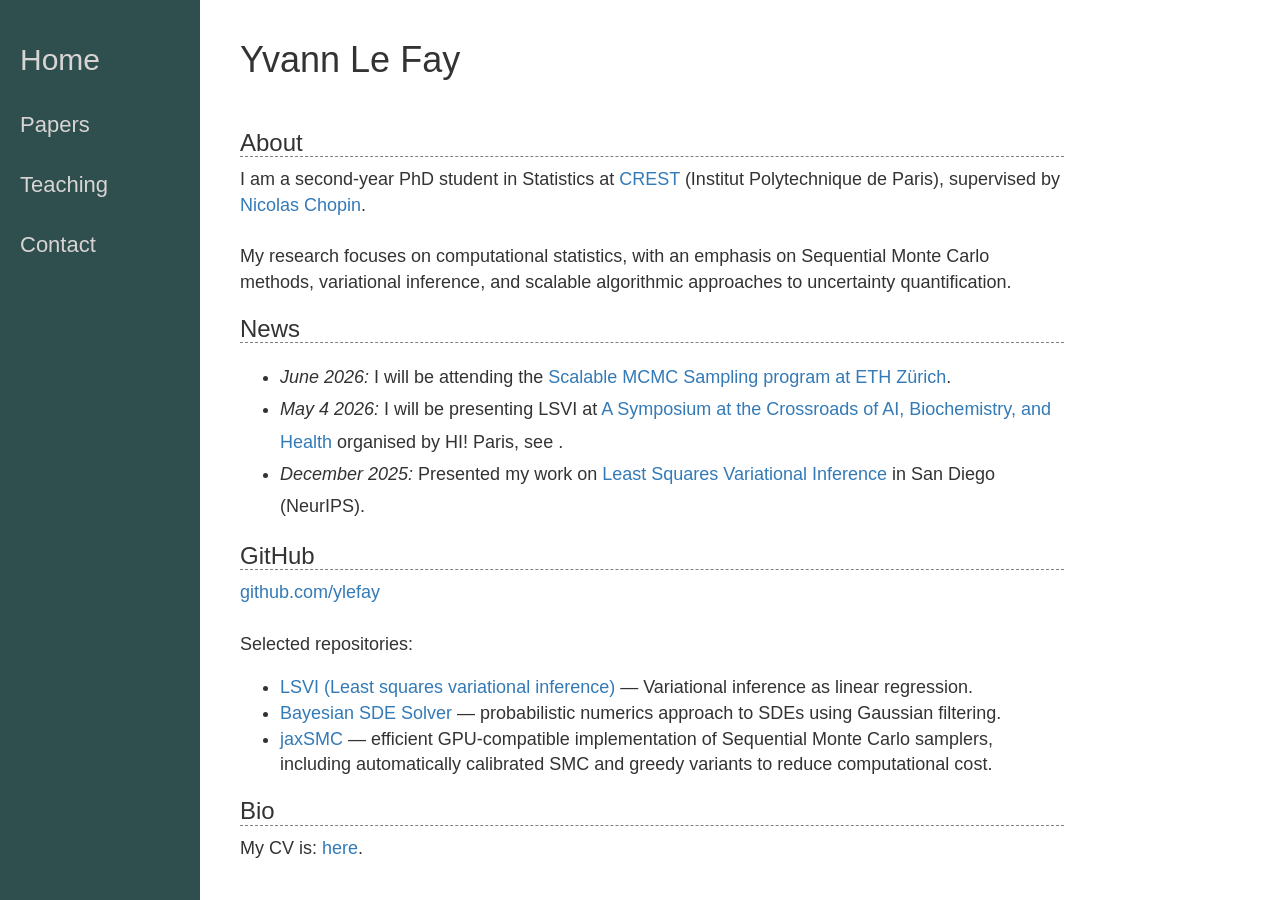
<file: index.html>
<!DOCTYPE html>
<html lang="en">

<head>
    <meta charset="utf-8">
    <meta http-equiv="X-UA-Compatible" content="IE=edge">
    <meta name="viewport" content="user-scalable=yes">
    <meta name="description" content="">
    <meta name="author" content="">

    <title>Yvann Le Fay</title>

    <!-- Bootstrap Core CSS -->
    <link href="css/bootstrap.css" rel="stylesheet">

    <!-- Custom CSS -->
    <link href="css/simple-sidebar.css" rel="stylesheet">
</head>

<body>

<div id="wrapper" class="toggled">

    <!-- Sidebar -->
    <div id="sidebar-wrapper">
        <ul class="sidebar-nav">
            <li class="sidebar-brand">
                <a href="#">Home</a>
            </li>
            <li>
                <a href="Publications.html">Papers</a>
            </li>
            <li>
                <a href="Teaching.html">Teaching</a>
            </li>
            <li>
                <a href="Contact.html">Contact</a>
            </li>
        </ul>
    </div>

    <!-- Page Content -->
    <div id="page-content-wrapper">
        <div class="container-fluid">
            <div class="row">
                <div class="col-lg-12">

                    <h1 style="margin-bottom: 50px;">Yvann Le Fay</h1>

                    <h3 style="border-bottom: 1px dashed grey;">About</h3>
                    <p style="font-size: 18px;">
                        I am a second-year PhD student in Statistics at
                        <a href="https://crest.science/">CREST</a> (Institut Polytechnique de Paris),
                        supervised by <a href="https://nchopin.github.io/">Nicolas Chopin</a>. <br><br>

                        My research focuses on computational statistics, with an emphasis on
                        Sequential Monte Carlo methods, variational inference, and scalable
                        algorithmic approaches to uncertainty quantification.
                    </p>

                    <h3 style="border-bottom: 1px dashed grey;">News</h3>
                    <ul style="font-size: 18px; line-height: 1.8;">
                        <li>
                            <i>June 2026:</i>
                            I will be attending the <a
                                href="https://math.ethz.ch/fim/activities/conferences/scalable-mcmc-sampling.html">Scalable
                            MCMC Sampling program at ETH Zürich</a>.
                        </li>
                        <li>
                            <i>May 4 2026:</i>
                            I will be presenting LSVI at <a
                                href="https://hi-paris.fr/research/symposium/program-speakers">A Symposium at the
                            Crossroads of AI, Biochemistry, and Health</a> organised by HI! Paris, see .
                        </li>
                        <li>
                            <i>December 2025:</i> Presented my work on
                            <a href="https://neurips.cc/virtual/2025/loc/san-diego/poster/118924">
                                Least Squares Variational Inference</a> in San Diego (NeurIPS).
                        </li>
                    </ul>


                    <h3 style="border-bottom: 1px dashed grey;">GitHub</h3>
                    <p style="font-size: 18px;">
                        <a href="https://github.com/ylefay">github.com/ylefay</a>
                        <br><br>

                        Selected repositories:
                    <ul style="font-size: 18px;">
                        <li>
                            <a href="https://github.com/ylefay/LSVI">
                                LSVI (Least squares variational inference)</a> — Variational inference as linear
                            regression.
                        </li>
                        <li>
                            <a href="https://github.com/ylefay/bayesianSDEsolver">
                                Bayesian SDE Solver</a> — probabilistic numerics approach to SDEs using Gaussian
                            filtering.
                        </li>
                        <li>
                            <a href="https://github.com/ylefay/jaxSMC">
                                jaxSMC</a> — efficient GPU-compatible implementation of Sequential Monte Carlo samplers,
                            including automatically calibrated SMC and greedy variants to reduce computational cost.
                        </li>
                    </ul>
                    </p>

                    <h3 style="border-bottom: 1px dashed grey;">Bio</h3>
                    <p style="font-size: 18px;">
                        My CV is:
                        <a href="resources/CVMarch26.pdf">here</a>.
                    </p>

                </div>
            </div>
        </div>
    </div>

</div>

<!-- jQuery -->
<script src="js/jquery.js"></script>

<!-- Bootstrap Core JavaScript -->
<script src="js/bootstrap.min.js"></script>

<script>
    $("#menu-toggle").click(function (e) {
        e.preventDefault();
        $("#wrapper").toggleClass("toggled");
    });
</script>

</body>
</html>
</file>
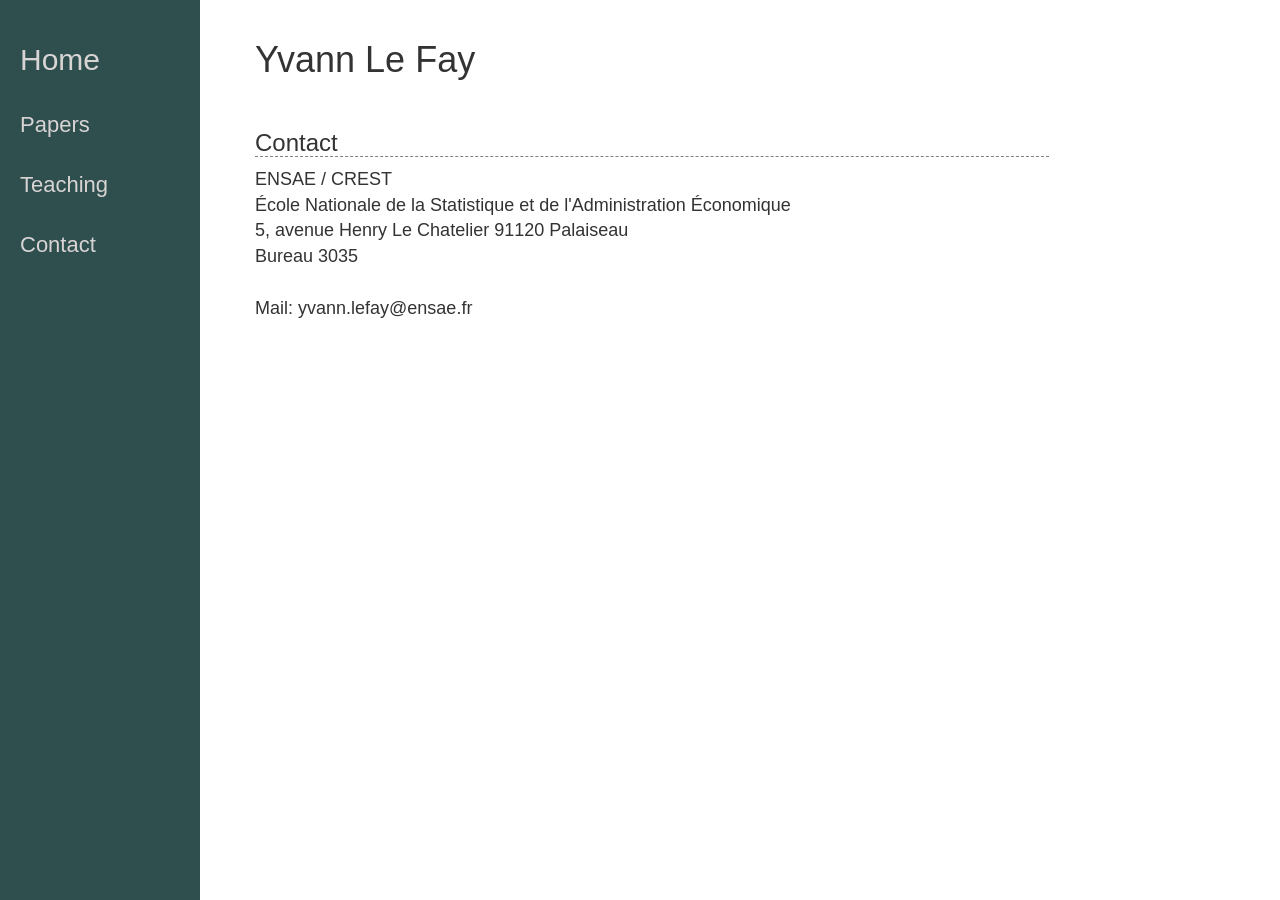
<file: Contact.html>
<!DOCTYPE html>
<html lang="en">

<head>

    <meta charset="utf-8">
    <meta http-equiv="X-UA-Compatible" content="IE=edge">
    <!--<meta name="viewport" content="width=device-width, shrink-to-fit=no, initial-scale=1">-->
    <meta name="viewport" content="user-scalable = yes">
    <meta name="description" content="">
    <meta name="author" content="">

    <title>Yvann Le Fay</title>

    <!-- Bootstrap Core CSS -->
    <link href="css/bootstrap.min.css" rel="stylesheet">

    <!-- Custom CSS -->
    <link href="css/simple-sidebar.css" rel="stylesheet">

    <!-- HTML5 Shim and Respond.js IE8 support of HTML5 elements and media queries -->
    <!-- WARNING: Respond.js doesn't work if you view the page via file:// -->
    <!--[if lt IE 9]>
        <script src="https://oss.maxcdn.com/libs/html5shiv/3.7.0/html5shiv.js"></script>
        <script src="https://oss.maxcdn.com/libs/respond.js/1.4.2/respond.min.js"></script>
    <![endif]-->

</head>

<body>

    <div id="wrapper", class="toggled">

        <!-- Sidebar -->
        <div id="sidebar-wrapper">
            <ul class="sidebar-nav">
                <li class="sidebar-brand">
                    <a href="#">
                        <a href="index.html">Home</a>
                    </a>
                </li>
                <li>
                    <a href="#"> <a href="Publications.html">Papers</a> </a>
                </li>
                <li>
                    <a href="#"><a href="Teaching.html">Teaching</a></a>
                </li>
                <li>
                    <a href="#"><a href="Contact.html">Contact</a></a>
                </li>
            </ul>
        </div>
        <!-- /#sidebar-wrapper -->

        <!-- Page Content -->
        <div id="page-content-wrapper">
            <div class="container-fluid">
                <div class="row">
                    <div class="col-lg-12">
                        <h1 style="margin-bottom: 50px;">Yvann Le Fay</h1>
                        <h3 style="border-bottom: 1px dashed grey;">Contact</h3>
                        <p style="font-size: 18px;"> 
                             ENSAE / CREST<br>
          École Nationale de la Statistique et de l'Administration Économique<br>
          5, avenue Henry Le Chatelier 91120 Palaiseau<br>
          Bureau 3035<br>
          <br>
                            Mail: yvann.lefay@ensae.fr <br>
                        </p>
                    </div>
                </div>
            </div>
        </div>
        <!-- /#page-content-wrapper -->

    </div>
    <!-- /#wrapper -->

    <!-- jQuery -->
    <script src="js/jquery.js"></script>

    <!-- Bootstrap Core JavaScript -->
    <script src="js/bootstrap.min.js"></script>

    <!-- Menu Toggle Script -->
    <script>
    $("#menu-toggle").click(function(e) {
        e.preventDefault();
        $("#wrapper").toggleClass("toggled");
    });
    </script>

</body>

</html>
</file>
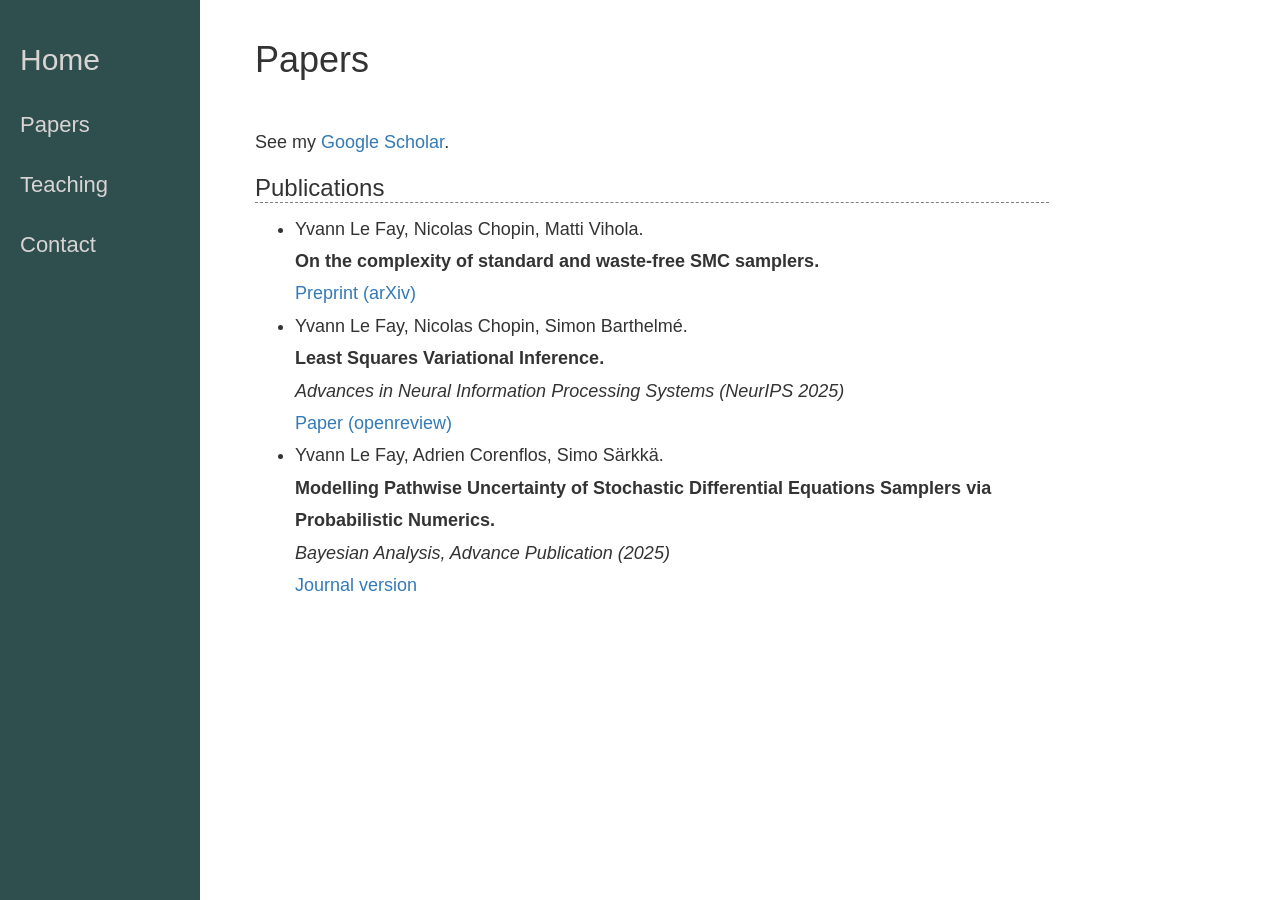
<file: Publications.html>
<!DOCTYPE html>
<html lang="en">

<head>
    <meta charset="utf-8">
    <meta http-equiv="X-UA-Compatible" content="IE=edge">
    <meta name="viewport" content="user-scalable=yes">

    <meta name="description" content="">
    <meta name="author" content="">

    <title>Yvann Le Fay – Papers</title>

    <!-- Bootstrap Core CSS -->
    <link href="css/bootstrap.min.css" rel="stylesheet">

    <!-- Custom CSS -->
    <link href="css/simple-sidebar.css" rel="stylesheet">
</head>

<body>

<div id="wrapper" class="toggled">

    <!-- Sidebar -->
    <div id="sidebar-wrapper">
        <ul class="sidebar-nav">
            <li class="sidebar-brand">
                <a href="index.html">Home</a>
            </li>
            <li>
                <a href="Publications.html">Papers</a>
            </li>
            <li>
                <a href="Teaching.html">Teaching</a>
            </li>
            <li>
                <a href="Contact.html">Contact</a>
            </li>
        </ul>
    </div>

    <!-- Page Content -->
    <div id="page-content-wrapper">
        <div class="container-fluid">
            <div class="row">
                <div class="col-lg-12">

                    <h1 style="margin-bottom: 50px;">Papers</h1>

                    <p style="font-size: 18px;">
                        See my
                        <a href="https://scholar.google.com/citations?user=YWU-jPUAAAAJ&hl=fr">Google Scholar</a>.
                    </p>

                    <h3 style="border-bottom: 1px dashed grey;">Publications</h3>

                    <ul style="font-size: 18px; line-height: 1.8;">

                        <li>
                            Yvann Le Fay, Nicolas Chopin, Matti Vihola.<br>
                            <b>On the complexity of standard and waste-free SMC samplers.</b><br>
                            <a href="https://arxiv.org/abs/2604.03352">Preprint (arXiv)</a>
                        </li>


                        <li>
                            Yvann Le Fay, Nicolas Chopin, Simon Barthelmé.<br>
                            <b>Least Squares Variational Inference.</b><br>
                            <i>Advances in Neural Information Processing Systems (NeurIPS 2025)</i><br>
                            <a href="https://openreview.net/pdf?id=Gvh6sU0uUt">Paper (openreview)</a>
                        </li>


                        <li>
                            Yvann Le Fay, Adrien Corenflos, Simo Särkkä.<br>
                            <b>Modelling Pathwise Uncertainty of Stochastic Differential Equations Samplers via Probabilistic Numerics.</b><br>
                            <i>Bayesian Analysis, Advance Publication (2025)</i><br>
                            <a href="https://projecteuclid.org/journals/bayesian-analysis/advance-publication/Modelling-Pathwise-Uncertainty-of-Stochastic-Differential-Equations-Samplers-via-Probabilistic/10.1214/25-BA1522.full">
                                Journal version
                            </a>
                        </li>

                    </ul>

                </div>
            </div>
        </div>
    </div>

</div>

<!-- jQuery -->
<script src="js/jquery.js"></script>

<!-- Bootstrap Core JavaScript -->
<script src="js/bootstrap.min.js"></script>

<script>
$("#menu-toggle").click(function(e) {
    e.preventDefault();
    $("#wrapper").toggleClass("toggled");
});
</script>

</body>

</html>
</file>
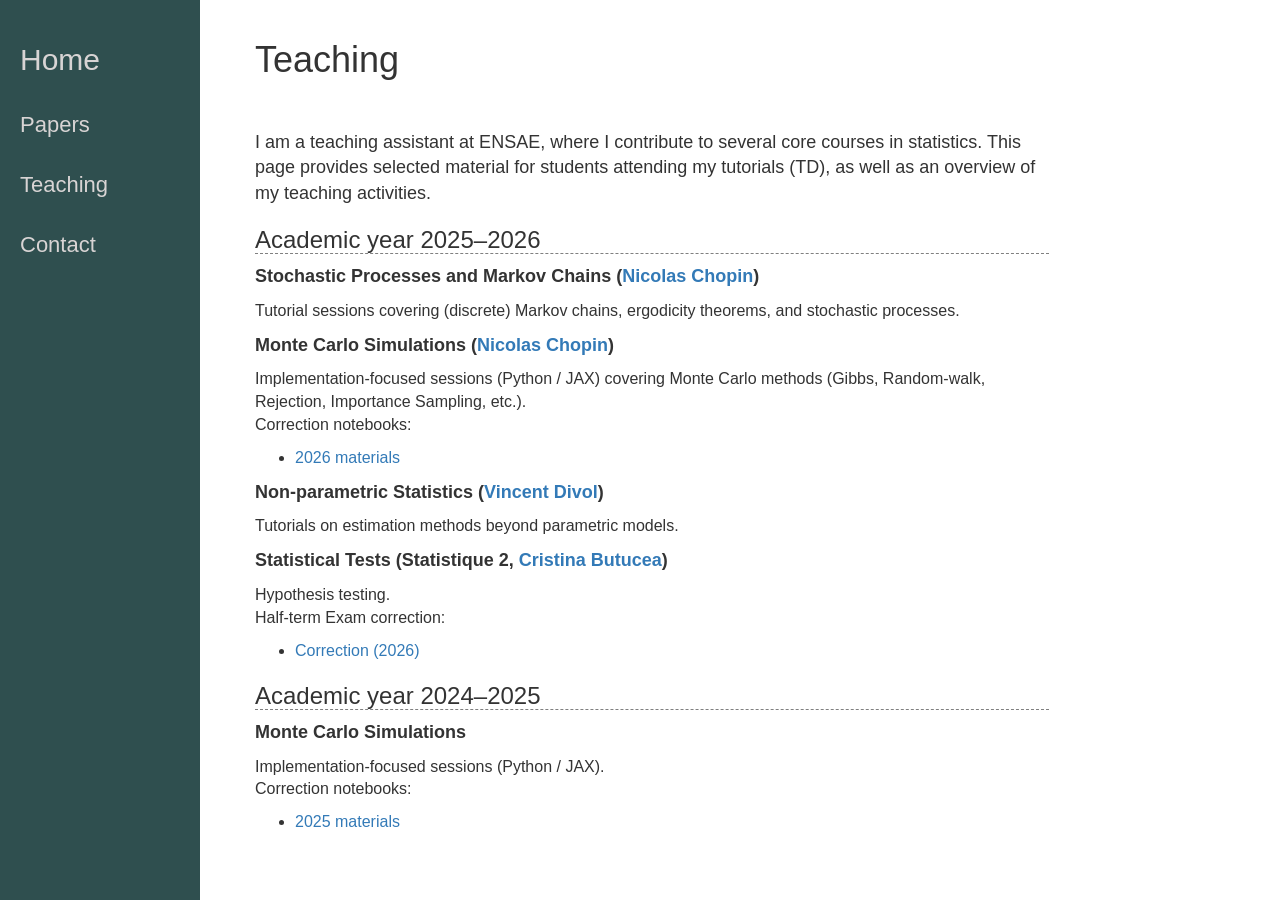
<file: Teaching.html>
<!DOCTYPE html>
<html lang="en">

<head>
    <meta charset="utf-8">
    <meta http-equiv="X-UA-Compatible" content="IE=edge">
    <meta name="viewport" content="user-scalable=yes">

    <meta name="description" content="">
    <meta name="author" content="">

    <title>Yvann Le Fay – Teaching</title>

    <!-- Bootstrap Core CSS -->
    <link href="css/bootstrap.min.css" rel="stylesheet">

    <!-- Custom CSS -->
    <link href="css/simple-sidebar.css" rel="stylesheet">
</head>

<body>

<div id="wrapper" class="toggled">

    <!-- Sidebar -->
    <div id="sidebar-wrapper">
        <ul class="sidebar-nav">
            <li class="sidebar-brand">
                <a href="index.html">Home</a>
            </li>
            <li>
                <a href="Publications.html">Papers</a>
            </li>
            <li>
                <a href="Teaching.html">Teaching</a>
            </li>
            <li>
                <a href="Contact.html">Contact</a>
            </li>
        </ul>
    </div>

    <!-- Page Content -->
    <div id="page-content-wrapper">
        <div class="container-fluid">
            <div class="row">
                <div class="col-lg-12">

                    <h1 style="margin-bottom: 50px;">Teaching</h1>

                    <p style="font-size: 18px;">
                        I am a teaching assistant at ENSAE, where I contribute to several core courses in statistics.
                        This page provides selected material for students attending my tutorials (TD), as well as an overview
                        of my teaching activities.
                    </p>

                    <!-- ================= CURRENT YEAR ================= -->

                    <h3 style="border-bottom: 1px dashed grey;">Academic year 2025–2026</h3>

                    <p style="font-size: 18px;"><b>Stochastic Processes and Markov Chains (<a href="https://nchopin.github.io/teaching.html">Nicolas Chopin</a>)</b></p>
                    <p style="font-size: 16px;">
                        Tutorial sessions covering (discrete) Markov chains, ergodicity theorems, and stochastic processes.
                    </p>

                    <p style="font-size: 18px;"><b>Monte Carlo Simulations (<a href="https://nchopin.github.io/teaching.html">Nicolas Chopin</a>)</b></p>
                    <p style="font-size: 16px;">
                        Implementation-focused sessions (Python / JAX) covering Monte Carlo methods (Gibbs, Random-walk, Rejection, Importance Sampling, etc.).
                        <br>
                        Correction notebooks:
                        <ul style="font-size: 16px;">
                            <li><a href="resources/teaching/simu_mc/2026/">2026 materials</a></li>
                        </ul>
                    </p>

                    <p style="font-size: 18px;"><b>Non-parametric Statistics (<a href="https://vincentdivol.ouvaton.org/">Vincent Divol</a>)</b></p>
                    <p style="font-size: 16px;">
                        Tutorials on estimation methods beyond parametric models.
                    </p>

                    <p style="font-size: 18px;"><b>Statistical Tests (Statistique 2, <a href="https://cbutucea.perso.math.cnrs.fr/">Cristina Butucea</a>)</b></p>
                    <p style="font-size: 16px;">
                        Hypothesis testing.
                        <br>
                        Half-term Exam correction:
                        <ul style="font-size: 16px;">
                            <li><a href="resources/teaching/stats2/26/correction_mip.pdf">Correction (2026)</a></li>
                        </ul>
                    </p>

                    <!-- ================= PREVIOUS YEAR ================= -->

                    <h3 style="border-bottom: 1px dashed grey;">Academic year 2024–2025</h3>

                    <p style="font-size: 18px;"><b>Monte Carlo Simulations</b></p>
                    <p style="font-size: 16px;">
                        Implementation-focused sessions (Python / JAX).
                        <br>
                        Correction notebooks:
                        <ul style="font-size: 16px;">
                            <li><a href="resources/teaching/simu_mc/2025/">2025 materials</a></li>
                        </ul>
                    </p>

                </div>
            </div>
        </div>
    </div>

</div>

<!-- jQuery -->
<script src="js/jquery.js"></script>

<!-- Bootstrap Core JavaScript -->
<script src="js/bootstrap.min.js"></script>

<script>
$("#menu-toggle").click(function(e) {
    e.preventDefault();
    $("#wrapper").toggleClass("toggled");
});
</script>

</body>

</html>
</file>
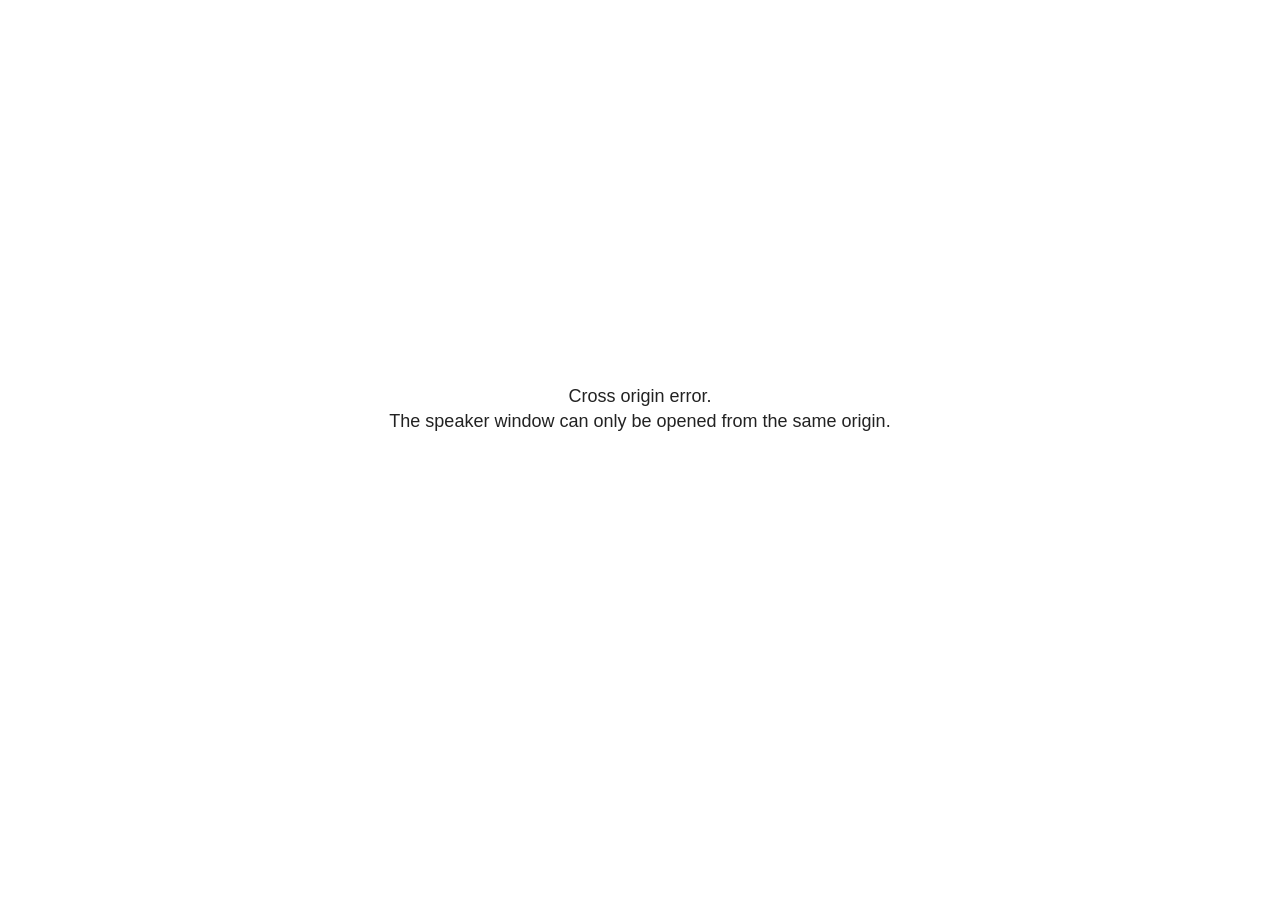
<file: resources/pres/presentation_csi_files/libs/revealjs/plugin/notes/speaker-view.html>
<!--
	NOTE: You need to build the notes plugin after making changes to this file.
-->
<html lang="en">
	<head>
		<meta charset="utf-8">

		<title>reveal.js - Speaker View</title>

		<style>
			body {
				font-family: Helvetica;
				font-size: 18px;
			}

			#current-slide,
			#upcoming-slide,
			#speaker-controls {
				padding: 6px;
				box-sizing: border-box;
				-moz-box-sizing: border-box;
			}

			#current-slide iframe,
			#upcoming-slide iframe {
				width: 100%;
				height: 100%;
				border: 1px solid #ddd;
			}

			#current-slide .label,
			#upcoming-slide .label {
				position: absolute;
				top: 10px;
				left: 10px;
				z-index: 2;
			}

			#connection-status {
				position: absolute;
				top: 0;
				left: 0;
				width: 100%;
				height: 100%;
				z-index: 20;
				padding: 30% 20% 20% 20%;
				font-size: 18px;
				color: #222;
				background: #fff;
				text-align: center;
				box-sizing: border-box;
				line-height: 1.4;
			}

			.overlay-element {
				height: 34px;
				line-height: 34px;
				padding: 0 10px;
				text-shadow: none;
				background: rgba( 220, 220, 220, 0.8 );
				color: #222;
				font-size: 14px;
			}

			.overlay-element.interactive:hover {
				background: rgba( 220, 220, 220, 1 );
			}

			#current-slide {
				position: absolute;
				width: 60%;
				height: 100%;
				top: 0;
				left: 0;
				padding-right: 0;
			}

			#upcoming-slide {
				position: absolute;
				width: 40%;
				height: 40%;
				right: 0;
				top: 0;
			}

			/* Speaker controls */
			#speaker-controls {
				position: absolute;
				top: 40%;
				right: 0;
				width: 40%;
				height: 60%;
				overflow: auto;
				font-size: 18px;
			}

				.speaker-controls-time.hidden,
				.speaker-controls-notes.hidden {
					display: none;
				}

				.speaker-controls-time .label,
				.speaker-controls-pace .label,
				.speaker-controls-notes .label {
					text-transform: uppercase;
					font-weight: normal;
					font-size: 0.66em;
					color: #666;
					margin: 0;
				}

				.speaker-controls-time, .speaker-controls-pace {
					border-bottom: 1px solid rgba( 200, 200, 200, 0.5 );
					margin-bottom: 10px;
					padding: 10px 16px;
					padding-bottom: 20px;
					cursor: pointer;
				}

				.speaker-controls-time .reset-button {
					opacity: 0;
					float: right;
					color: #666;
					text-decoration: none;
				}
				.speaker-controls-time:hover .reset-button {
					opacity: 1;
				}

				.speaker-controls-time .timer,
				.speaker-controls-time .clock {
					width: 50%;
				}

				.speaker-controls-time .timer,
				.speaker-controls-time .clock,
				.speaker-controls-time .pacing .hours-value,
				.speaker-controls-time .pacing .minutes-value,
				.speaker-controls-time .pacing .seconds-value {
					font-size: 1.9em;
				}

				.speaker-controls-time .timer {
					float: left;
				}

				.speaker-controls-time .clock {
					float: right;
					text-align: right;
				}

				.speaker-controls-time span.mute {
					opacity: 0.3;
				}

				.speaker-controls-time .pacing-title {
					margin-top: 5px;
				}

				.speaker-controls-time .pacing.ahead {
					color: blue;
				}

				.speaker-controls-time .pacing.on-track {
					color: green;
				}

				.speaker-controls-time .pacing.behind {
					color: red;
				}

				.speaker-controls-notes {
					padding: 10px 16px;
				}

				.speaker-controls-notes .value {
					margin-top: 5px;
					line-height: 1.4;
					font-size: 1.2em;
				}

			/* Layout selector */
			#speaker-layout {
				position: absolute;
				top: 10px;
				right: 10px;
				color: #222;
				z-index: 10;
			}
				#speaker-layout select {
					position: absolute;
					width: 100%;
					height: 100%;
					top: 0;
					left: 0;
					border: 0;
					box-shadow: 0;
					cursor: pointer;
					opacity: 0;

					font-size: 1em;
					background-color: transparent;

					-moz-appearance: none;
					-webkit-appearance: none;
					-webkit-tap-highlight-color: rgba(0, 0, 0, 0);
				}

				#speaker-layout select:focus {
					outline: none;
					box-shadow: none;
				}

			.clear {
				clear: both;
			}

			/* Speaker layout: Wide */
			body[data-speaker-layout="wide"] #current-slide,
			body[data-speaker-layout="wide"] #upcoming-slide {
				width: 50%;
				height: 45%;
				padding: 6px;
			}

			body[data-speaker-layout="wide"] #current-slide {
				top: 0;
				left: 0;
			}

			body[data-speaker-layout="wide"] #upcoming-slide {
				top: 0;
				left: 50%;
			}

			body[data-speaker-layout="wide"] #speaker-controls {
				top: 45%;
				left: 0;
				width: 100%;
				height: 50%;
				font-size: 1.25em;
			}

			/* Speaker layout: Tall */
			body[data-speaker-layout="tall"] #current-slide,
			body[data-speaker-layout="tall"] #upcoming-slide {
				width: 45%;
				height: 50%;
				padding: 6px;
			}

			body[data-speaker-layout="tall"] #current-slide {
				top: 0;
				left: 0;
			}

			body[data-speaker-layout="tall"] #upcoming-slide {
				top: 50%;
				left: 0;
			}

			body[data-speaker-layout="tall"] #speaker-controls {
				padding-top: 40px;
				top: 0;
				left: 45%;
				width: 55%;
				height: 100%;
				font-size: 1.25em;
			}

			/* Speaker layout: Notes only */
			body[data-speaker-layout="notes-only"] #current-slide,
			body[data-speaker-layout="notes-only"] #upcoming-slide {
				display: none;
			}

			body[data-speaker-layout="notes-only"] #speaker-controls {
				padding-top: 40px;
				top: 0;
				left: 0;
				width: 100%;
				height: 100%;
				font-size: 1.25em;
			}

			@media screen and (max-width: 1080px) {
				body[data-speaker-layout="default"] #speaker-controls {
					font-size: 16px;
				}
			}

			@media screen and (max-width: 900px) {
				body[data-speaker-layout="default"] #speaker-controls {
					font-size: 14px;
				}
			}

			@media screen and (max-width: 800px) {
				body[data-speaker-layout="default"] #speaker-controls {
					font-size: 12px;
				}
			}

		</style>
	</head>

	<body>

		<div id="connection-status">Loading speaker view...</div>

		<div id="current-slide"></div>
		<div id="upcoming-slide"><span class="overlay-element label">Upcoming</span></div>
		<div id="speaker-controls">
			<div class="speaker-controls-time">
				<h4 class="label">Time <span class="reset-button">Click to Reset</span></h4>
				<div class="clock">
					<span class="clock-value">0:00 AM</span>
				</div>
				<div class="timer">
					<span class="hours-value">00</span><span class="minutes-value">:00</span><span class="seconds-value">:00</span>
				</div>
				<div class="clear"></div>

				<h4 class="label pacing-title" style="display: none">Pacing – Time to finish current slide</h4>
				<div class="pacing" style="display: none">
					<span class="hours-value">00</span><span class="minutes-value">:00</span><span class="seconds-value">:00</span>
				</div>
			</div>

			<div class="speaker-controls-notes hidden">
				<h4 class="label">Notes</h4>
				<div class="value"></div>
			</div>
		</div>
		<div id="speaker-layout" class="overlay-element interactive">
			<span class="speaker-layout-label"></span>
			<select class="speaker-layout-dropdown"></select>
		</div>

		<script>

			(function() {

				var notes,
					notesValue,
					currentState,
					currentSlide,
					upcomingSlide,
					layoutLabel,
					layoutDropdown,
					pendingCalls = {},
					lastRevealApiCallId = 0,
					connected = false

				var connectionStatus = document.querySelector( '#connection-status' );

				var SPEAKER_LAYOUTS = {
					'default': 'Default',
					'wide': 'Wide',
					'tall': 'Tall',
					'notes-only': 'Notes only'
				};

				setupLayout();

				let openerOrigin;

				try {
					openerOrigin = window.opener.location.origin;
				}
				catch ( error ) { console.warn( error ) }

				// In order to prevent XSS, the speaker view will only run if its
				// opener has the same origin as itself
				if( window.location.origin !== openerOrigin ) {
					connectionStatus.innerHTML = 'Cross origin error.<br>The speaker window can only be opened from the same origin.';
					return;
				}

				var connectionTimeout = setTimeout( function() {
					connectionStatus.innerHTML = 'Error connecting to main window.<br>Please try closing and reopening the speaker view.';
				}, 5000 );

				window.addEventListener( 'message', function( event ) {

					// Validate the origin of all messages to avoid parsing messages
					// that aren't meant for us. Ignore when running off file:// so
					// that the speaker view continues to work without a web server.
					if( window.location.origin !== event.origin && window.location.origin !== 'file://' ) {
						return
					}

					clearTimeout( connectionTimeout );
					connectionStatus.style.display = 'none';

					var data = JSON.parse( event.data );

					// The overview mode is only useful to the reveal.js instance
					// where navigation occurs so we don't sync it
					if( data.state ) delete data.state.overview;

					// Messages sent by the notes plugin inside of the main window
					if( data && data.namespace === 'reveal-notes' ) {
						if( data.type === 'connect' ) {
							handleConnectMessage( data );
						}
						else if( data.type === 'state' ) {
							handleStateMessage( data );
						}
						else if( data.type === 'return' ) {
							pendingCalls[data.callId](data.result);
							delete pendingCalls[data.callId];
						}
					}
					// Messages sent by the reveal.js inside of the current slide preview
					else if( data && data.namespace === 'reveal' ) {
						if( /ready/.test( data.eventName ) ) {
							// Send a message back to notify that the handshake is complete
							window.opener.postMessage( JSON.stringify({ namespace: 'reveal-notes', type: 'connected'} ), '*' );
						}
						else if( /slidechanged|fragmentshown|fragmenthidden|paused|resumed/.test( data.eventName ) && currentState !== JSON.stringify( data.state ) ) {

							dispatchStateToMainWindow( data.state );

						}
					}

				} );

				/**
				 * Updates the presentation in the main window to match the state
				 * of the presentation in the notes window.
				 */
				const dispatchStateToMainWindow = debounce(( state ) => {
					window.opener.postMessage( JSON.stringify({ method: 'setState', args: [ state ]} ), '*' );
				}, 500);

				/**
				 * Asynchronously calls the Reveal.js API of the main frame.
				 */
				function callRevealApi( methodName, methodArguments, callback ) {

					var callId = ++lastRevealApiCallId;
					pendingCalls[callId] = callback;
					window.opener.postMessage( JSON.stringify( {
						namespace: 'reveal-notes',
						type: 'call',
						callId: callId,
						methodName: methodName,
						arguments: methodArguments
					} ), '*' );

				}

				/**
				 * Called when the main window is trying to establish a
				 * connection.
				 */
				function handleConnectMessage( data ) {

					if( connected === false ) {
						connected = true;

						setupIframes( data );
						setupKeyboard();
						setupNotes();
						setupTimer();
						setupHeartbeat();
					}

				}

				/**
				 * Called when the main window sends an updated state.
				 */
				function handleStateMessage( data ) {

					// Store the most recently set state to avoid circular loops
					// applying the same state
					currentState = JSON.stringify( data.state );

					// No need for updating the notes in case of fragment changes
					if ( data.notes ) {
						notes.classList.remove( 'hidden' );
						notesValue.style.whiteSpace = data.whitespace;
						if( data.markdown ) {
							notesValue.innerHTML = marked( data.notes );
						}
						else {
							notesValue.innerHTML = data.notes;
						}
					}
					else {
						notes.classList.add( 'hidden' );
					}

					// Update the note slides
					currentSlide.contentWindow.postMessage( JSON.stringify({ method: 'setState', args: [ data.state ] }), '*' );
					upcomingSlide.contentWindow.postMessage( JSON.stringify({ method: 'setState', args: [ data.state ] }), '*' );
					upcomingSlide.contentWindow.postMessage( JSON.stringify({ method: 'next' }), '*' );

				}

				// Limit to max one state update per X ms
				handleStateMessage = debounce( handleStateMessage, 200 );

				/**
				 * Forward keyboard events to the current slide window.
				 * This enables keyboard events to work even if focus
				 * isn't set on the current slide iframe.
				 *
				 * Block F5 default handling, it reloads and disconnects
				 * the speaker notes window.
				 */
				function setupKeyboard() {

					document.addEventListener( 'keydown', function( event ) {
						if( event.keyCode === 116 || ( event.metaKey && event.keyCode === 82 ) ) {
							event.preventDefault();
							return false;
						}
						currentSlide.contentWindow.postMessage( JSON.stringify({ method: 'triggerKey', args: [ event.keyCode ] }), '*' );
					} );

				}

				/**
				 * Creates the preview iframes.
				 */
				function setupIframes( data ) {

					var params = [
						'receiver',
						'progress=false',
						'history=false',
						'transition=none',
						'autoSlide=0',
						'backgroundTransition=none'
					].join( '&' );

					var urlSeparator = /\?/.test(data.url) ? '&' : '?';
					var hash = '#/' + data.state.indexh + '/' + data.state.indexv;
					var currentURL = data.url + urlSeparator + params + '&scrollActivationWidth=false&postMessageEvents=true' + hash;
					var upcomingURL = data.url + urlSeparator + params + '&scrollActivationWidth=false&controls=false' + hash;

					currentSlide = document.createElement( 'iframe' );
					currentSlide.setAttribute( 'width', 1280 );
					currentSlide.setAttribute( 'height', 1024 );
					currentSlide.setAttribute( 'src', currentURL );
					document.querySelector( '#current-slide' ).appendChild( currentSlide );

					upcomingSlide = document.createElement( 'iframe' );
					upcomingSlide.setAttribute( 'width', 640 );
					upcomingSlide.setAttribute( 'height', 512 );
					upcomingSlide.setAttribute( 'src', upcomingURL );
					document.querySelector( '#upcoming-slide' ).appendChild( upcomingSlide );

				}

				/**
				 * Setup the notes UI.
				 */
				function setupNotes() {

					notes = document.querySelector( '.speaker-controls-notes' );
					notesValue = document.querySelector( '.speaker-controls-notes .value' );

				}

				/**
				 * We send out a heartbeat at all times to ensure we can
				 * reconnect with the main presentation window after reloads.
				 */
				function setupHeartbeat() {

					setInterval( () => {
						window.opener.postMessage( JSON.stringify({ namespace: 'reveal-notes', type: 'heartbeat'} ), '*' );
					}, 1000 );

				}

				function getTimings( callback ) {

					callRevealApi( 'getSlidesAttributes', [], function ( slideAttributes ) {
						callRevealApi( 'getConfig', [], function ( config ) {
							var totalTime = config.totalTime;
							var minTimePerSlide = config.minimumTimePerSlide || 0;
							var defaultTiming = config.defaultTiming;
							if ((defaultTiming == null) && (totalTime == null)) {
								callback(null);
								return;
							}
							// Setting totalTime overrides defaultTiming
							if (totalTime) {
								defaultTiming = 0;
							}
							var timings = [];
							for ( var i in slideAttributes ) {
								var slide = slideAttributes[ i ];
								var timing = defaultTiming;
								if( slide.hasOwnProperty( 'data-timing' )) {
									var t = slide[ 'data-timing' ];
									timing = parseInt(t);
									if( isNaN(timing) ) {
										console.warn("Could not parse timing '" + t + "' of slide " + i + "; using default of " + defaultTiming);
										timing = defaultTiming;
									}
								}
								timings.push(timing);
							}
							if ( totalTime ) {
								// After we've allocated time to individual slides, we summarize it and
								// subtract it from the total time
								var remainingTime = totalTime - timings.reduce( function(a, b) { return a + b; }, 0 );
								// The remaining time is divided by the number of slides that have 0 seconds
								// allocated at the moment, giving the average time-per-slide on the remaining slides
								var remainingSlides = (timings.filter( function(x) { return x == 0 }) ).length
								var timePerSlide = Math.round( remainingTime / remainingSlides, 0 )
								// And now we replace every zero-value timing with that average
								timings = timings.map( function(x) { return (x==0 ? timePerSlide : x) } );
							}
							var slidesUnderMinimum = timings.filter( function(x) { return (x < minTimePerSlide) } ).length
							if ( slidesUnderMinimum ) {
								message = "The pacing time for " + slidesUnderMinimum + " slide(s) is under the configured minimum of " + minTimePerSlide + " seconds. Check the data-timing attribute on individual slides, or consider increasing the totalTime or minimumTimePerSlide configuration options (or removing some slides).";
								alert(message);
							}
							callback( timings );
						} );
					} );

				}

				/**
				 * Return the number of seconds allocated for presenting
				 * all slides up to and including this one.
				 */
				function getTimeAllocated( timings, callback ) {

					callRevealApi( 'getSlidePastCount', [], function ( currentSlide ) {
						var allocated = 0;
						for (var i in timings.slice(0, currentSlide + 1)) {
							allocated += timings[i];
						}
						callback( allocated );
					} );

				}

				/**
				 * Create the timer and clock and start updating them
				 * at an interval.
				 */
				function setupTimer() {

					var start = new Date(),
					timeEl = document.querySelector( '.speaker-controls-time' ),
					clockEl = timeEl.querySelector( '.clock-value' ),
					hoursEl = timeEl.querySelector( '.hours-value' ),
					minutesEl = timeEl.querySelector( '.minutes-value' ),
					secondsEl = timeEl.querySelector( '.seconds-value' ),
					pacingTitleEl = timeEl.querySelector( '.pacing-title' ),
					pacingEl = timeEl.querySelector( '.pacing' ),
					pacingHoursEl = pacingEl.querySelector( '.hours-value' ),
					pacingMinutesEl = pacingEl.querySelector( '.minutes-value' ),
					pacingSecondsEl = pacingEl.querySelector( '.seconds-value' );

					var timings = null;
					getTimings( function ( _timings ) {

						timings = _timings;
						if (_timings !== null) {
							pacingTitleEl.style.removeProperty('display');
							pacingEl.style.removeProperty('display');
						}

						// Update once directly
						_updateTimer();

						// Then update every second
						setInterval( _updateTimer, 1000 );

					} );


					function _resetTimer() {

						if (timings == null) {
							start = new Date();
							_updateTimer();
						}
						else {
							// Reset timer to beginning of current slide
							getTimeAllocated( timings, function ( slideEndTimingSeconds ) {
								var slideEndTiming = slideEndTimingSeconds * 1000;
								callRevealApi( 'getSlidePastCount', [], function ( currentSlide ) {
									var currentSlideTiming = timings[currentSlide] * 1000;
									var previousSlidesTiming = slideEndTiming - currentSlideTiming;
									var now = new Date();
									start = new Date(now.getTime() - previousSlidesTiming);
									_updateTimer();
								} );
							} );
						}

					}

					timeEl.addEventListener( 'click', function() {
						_resetTimer();
						return false;
					} );

					function _displayTime( hrEl, minEl, secEl, time) {

						var sign = Math.sign(time) == -1 ? "-" : "";
						time = Math.abs(Math.round(time / 1000));
						var seconds = time % 60;
						var minutes = Math.floor( time / 60 ) % 60 ;
						var hours = Math.floor( time / ( 60 * 60 )) ;
						hrEl.innerHTML = sign + zeroPadInteger( hours );
						if (hours == 0) {
							hrEl.classList.add( 'mute' );
						}
						else {
							hrEl.classList.remove( 'mute' );
						}
						minEl.innerHTML = ':' + zeroPadInteger( minutes );
						if (hours == 0 && minutes == 0) {
							minEl.classList.add( 'mute' );
						}
						else {
							minEl.classList.remove( 'mute' );
						}
						secEl.innerHTML = ':' + zeroPadInteger( seconds );
					}

					function _updateTimer() {

						var diff, hours, minutes, seconds,
						now = new Date();

						diff = now.getTime() - start.getTime();

						clockEl.innerHTML = now.toLocaleTimeString( 'en-US', { hour12: true, hour: '2-digit', minute:'2-digit' } );
						_displayTime( hoursEl, minutesEl, secondsEl, diff );
						if (timings !== null) {
							_updatePacing(diff);
						}

					}

					function _updatePacing(diff) {

						getTimeAllocated( timings, function ( slideEndTimingSeconds ) {
							var slideEndTiming = slideEndTimingSeconds * 1000;

							callRevealApi( 'getSlidePastCount', [], function ( currentSlide ) {
								var currentSlideTiming = timings[currentSlide] * 1000;
								var timeLeftCurrentSlide = slideEndTiming - diff;
								if (timeLeftCurrentSlide < 0) {
									pacingEl.className = 'pacing behind';
								}
								else if (timeLeftCurrentSlide < currentSlideTiming) {
									pacingEl.className = 'pacing on-track';
								}
								else {
									pacingEl.className = 'pacing ahead';
								}
								_displayTime( pacingHoursEl, pacingMinutesEl, pacingSecondsEl, timeLeftCurrentSlide );
							} );
						} );
					}

				}

				/**
				 * Sets up the speaker view layout and layout selector.
				 */
				function setupLayout() {

					layoutDropdown = document.querySelector( '.speaker-layout-dropdown' );
					layoutLabel = document.querySelector( '.speaker-layout-label' );

					// Render the list of available layouts
					for( var id in SPEAKER_LAYOUTS ) {
						var option = document.createElement( 'option' );
						option.setAttribute( 'value', id );
						option.textContent = SPEAKER_LAYOUTS[ id ];
						layoutDropdown.appendChild( option );
					}

					// Monitor the dropdown for changes
					layoutDropdown.addEventListener( 'change', function( event ) {

						setLayout( layoutDropdown.value );

					}, false );

					// Restore any currently persisted layout
					setLayout( getLayout() );

				}

				/**
				 * Sets a new speaker view layout. The layout is persisted
				 * in local storage.
				 */
				function setLayout( value ) {

					var title = SPEAKER_LAYOUTS[ value ];

					layoutLabel.innerHTML = 'Layout' + ( title ? ( ': ' + title ) : '' );
					layoutDropdown.value = value;

					document.body.setAttribute( 'data-speaker-layout', value );

					// Persist locally
					if( supportsLocalStorage() ) {
						window.localStorage.setItem( 'reveal-speaker-layout', value );
					}

				}

				/**
				 * Returns the ID of the most recently set speaker layout
				 * or our default layout if none has been set.
				 */
				function getLayout() {

					if( supportsLocalStorage() ) {
						var layout = window.localStorage.getItem( 'reveal-speaker-layout' );
						if( layout ) {
							return layout;
						}
					}

					// Default to the first record in the layouts hash
					for( var id in SPEAKER_LAYOUTS ) {
						return id;
					}

				}

				function supportsLocalStorage() {

					try {
						localStorage.setItem('test', 'test');
						localStorage.removeItem('test');
						return true;
					}
					catch( e ) {
						return false;
					}

				}

				function zeroPadInteger( num ) {

					var str = '00' + parseInt( num );
					return str.substring( str.length - 2 );

				}

				/**
				 * Limits the frequency at which a function can be called.
				 */
				function debounce( fn, ms ) {

					var lastTime = 0,
						timeout;

					return function() {

						var args = arguments;
						var context = this;

						clearTimeout( timeout );

						var timeSinceLastCall = Date.now() - lastTime;
						if( timeSinceLastCall > ms ) {
							fn.apply( context, args );
							lastTime = Date.now();
						}
						else {
							timeout = setTimeout( function() {
								fn.apply( context, args );
								lastTime = Date.now();
							}, ms - timeSinceLastCall );
						}

					}

				}

			})();

		</script>
	</body>
</html>
</file>
<file: css/simple-sidebar.css>
/*!
 * Start Bootstrap - Simple Sidebar (http://startbootstrap.com/)
 * Copyright 2013-2016 Start Bootstrap
 * Licensed under MIT (https://github.com/BlackrockDigital/startbootstrap/blob/gh-pages/LICENSE)
 */

 body {
    overflow-x: hidden;
 }

/* Toggle Styles */

#wrapper {
    padding-left: 0;
    -webkit-transition: all 0.5s ease;
    -moz-transition: all 0.5s ease;
    -o-transition: all 0.5s ease;
    transition: all 0.5s ease;
}

#wrapper.toggled {
    padding-left: 200px;
}

#sidebar-wrapper {
    z-index: 1000;
    position: fixed;
    left: 200px;
    width: 0;
    height: 100%;
    margin-left: -200px;
    overflow-y: auto;
    background: #2F4F4F;
    -webkit-transition: all 0.5s ease;
    -moz-transition: all 0.5s ease;
    -o-transition: all 0.5s ease;
    transition: all 0.5s ease;
}

#wrapper.toggled #sidebar-wrapper {
    width: 200px;
}



#page-content-wrapper {
    margin-left: 20px;
    width: 80%;
    position: absolute;
    padding: 15px;
}

#wrapper.toggled #page-content-wrapper {
    position: absolute;
    margin-right: -200px;
}

/* Sidebar Styles */

.sidebar-nav {
    position: absolute;
    top: 0;
    height: 25px;
    width: 200px;
    font-size: 22px;
    margin: 0;
    padding: 0;
    list-style: none;
}

.sidebar-nav li {
    text-indent: 20px;
    line-height: 60px;
}


.sidebar-nav li a {
    display: block;
    text-decoration: none;
    color:  #d8d4d4;
}

.sidebar-nav li a:hover {
    text-decoration: none;
    color: #fff;
    background: rgba(255,255,255,0.2);
}

.sidebar-nav li a:active,
.sidebar-nav li a:focus {
    text-decoration: none;
}

.sidebar-nav > .sidebar-brand {
    margin-top: 30px;
    height: 65px;
    font-size: 30px;
    line-height: 60px;
}

.sidebar-nav > .sidebar-brand a {
    color: #d8d4d4;
}

.sidebar-nav > .sidebar-brand a:hover {
    color: #fff;
    background: none;
}
/*
@media only screen and (max-width: 767px) {
.responsive #top #main .sidebar {display:block !important; clear: both; }
}*/

/*
@media(max-width:767px) {
    #wrapper {
        padding-left: 0;
    }

    #wrapper.toggled {
        padding-left: 100px;
    }

    #sidebar-wrapper {
        width: 0;
    }
    .sidebar-nav {
    width: 100px;
    font-size: 11px;
    }
    .sidebar-nav > .sidebar-brand {
    font-size: 20px;
    }

    #wrapper.toggled #sidebar-wrapper {
        width: 100px;
    }

    #page-content-wrapper {
        padding: 10px;
        position: relative;
    }

    #wrapper.toggled #page-content-wrapper {
        position: relative;
        margin-right: 0;
    }
}*/


@media(min-width:768px) {
    #wrapper {
        padding-left: 0;
    }

    #wrapper.toggled {
        padding-left: 200px;
    }

    #sidebar-wrapper {
        width: 0;
    }

    #wrapper.toggled #sidebar-wrapper {
        width: 200px;
    }

    #page-content-wrapper {
        padding: 20px;
        position: relative;
    }

    #wrapper.toggled #page-content-wrapper {
        position: relative;
        margin-right: 0;
    }
}
</file>
